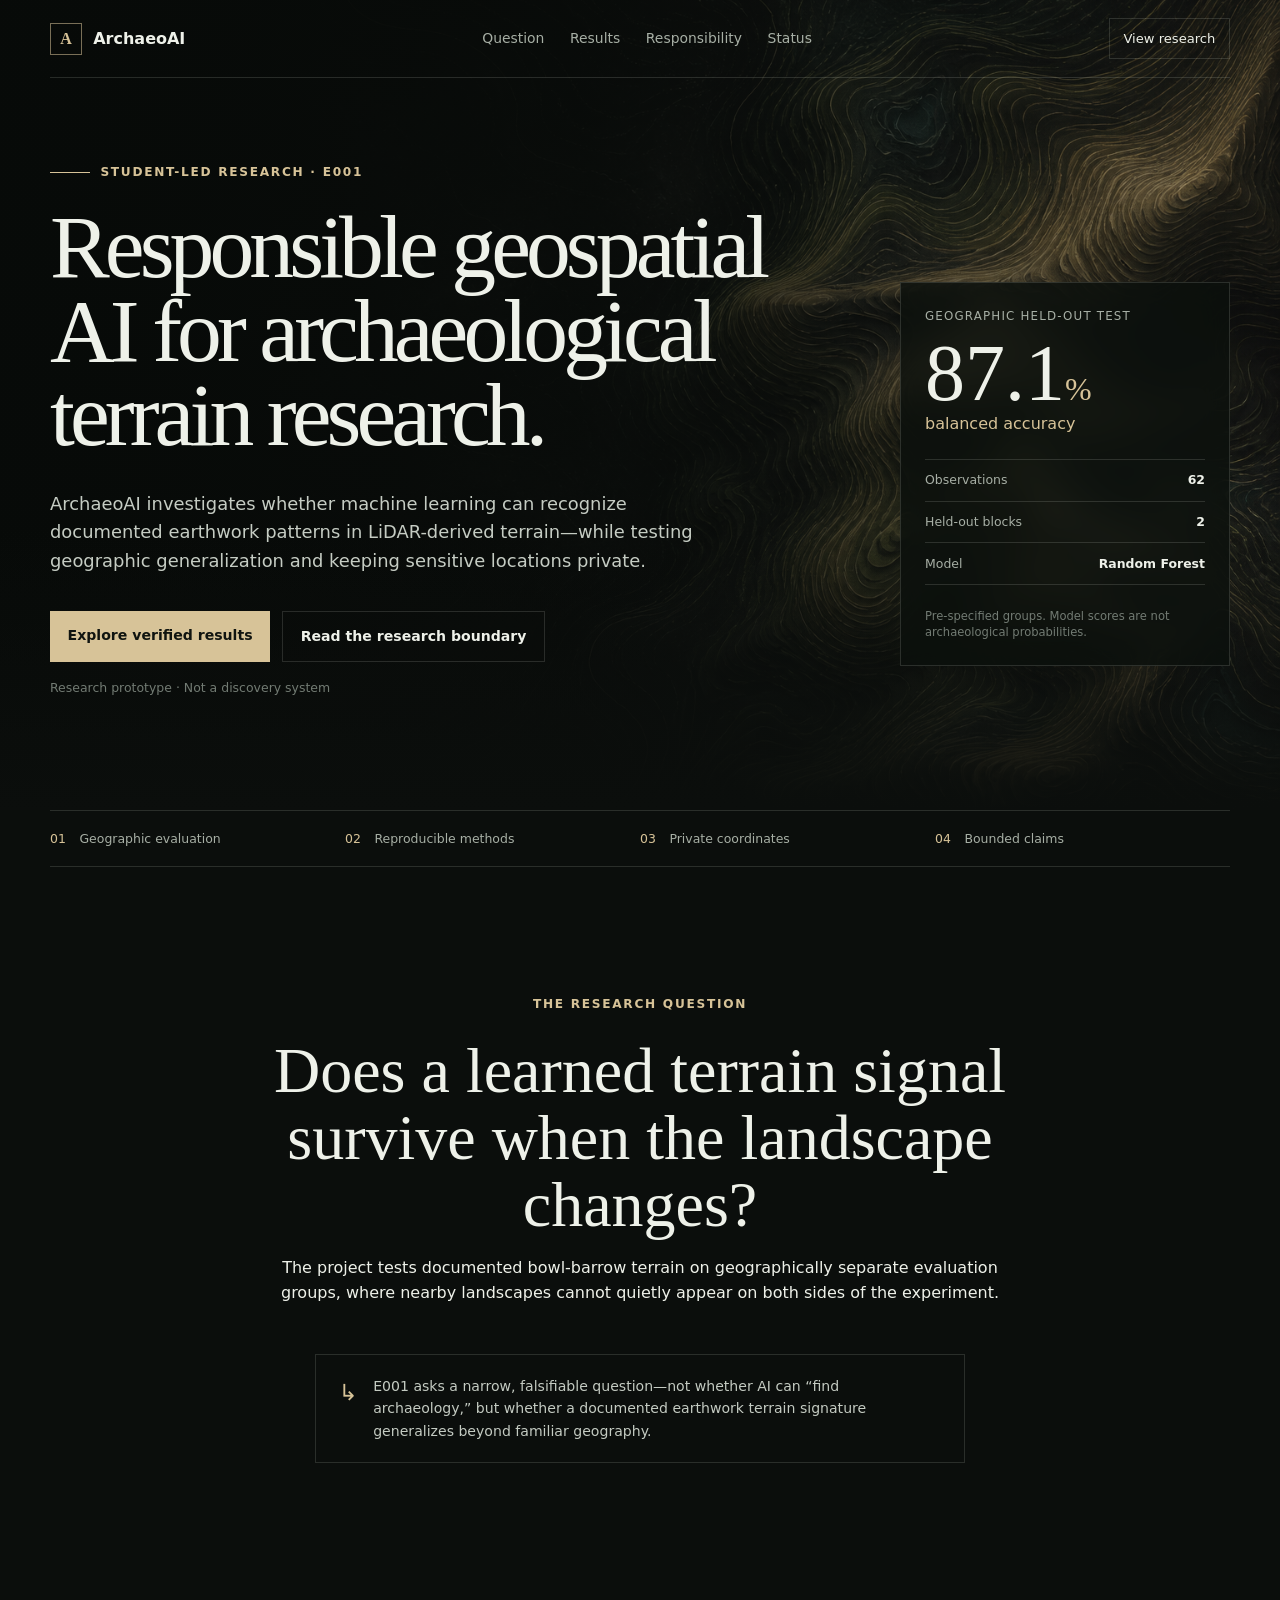
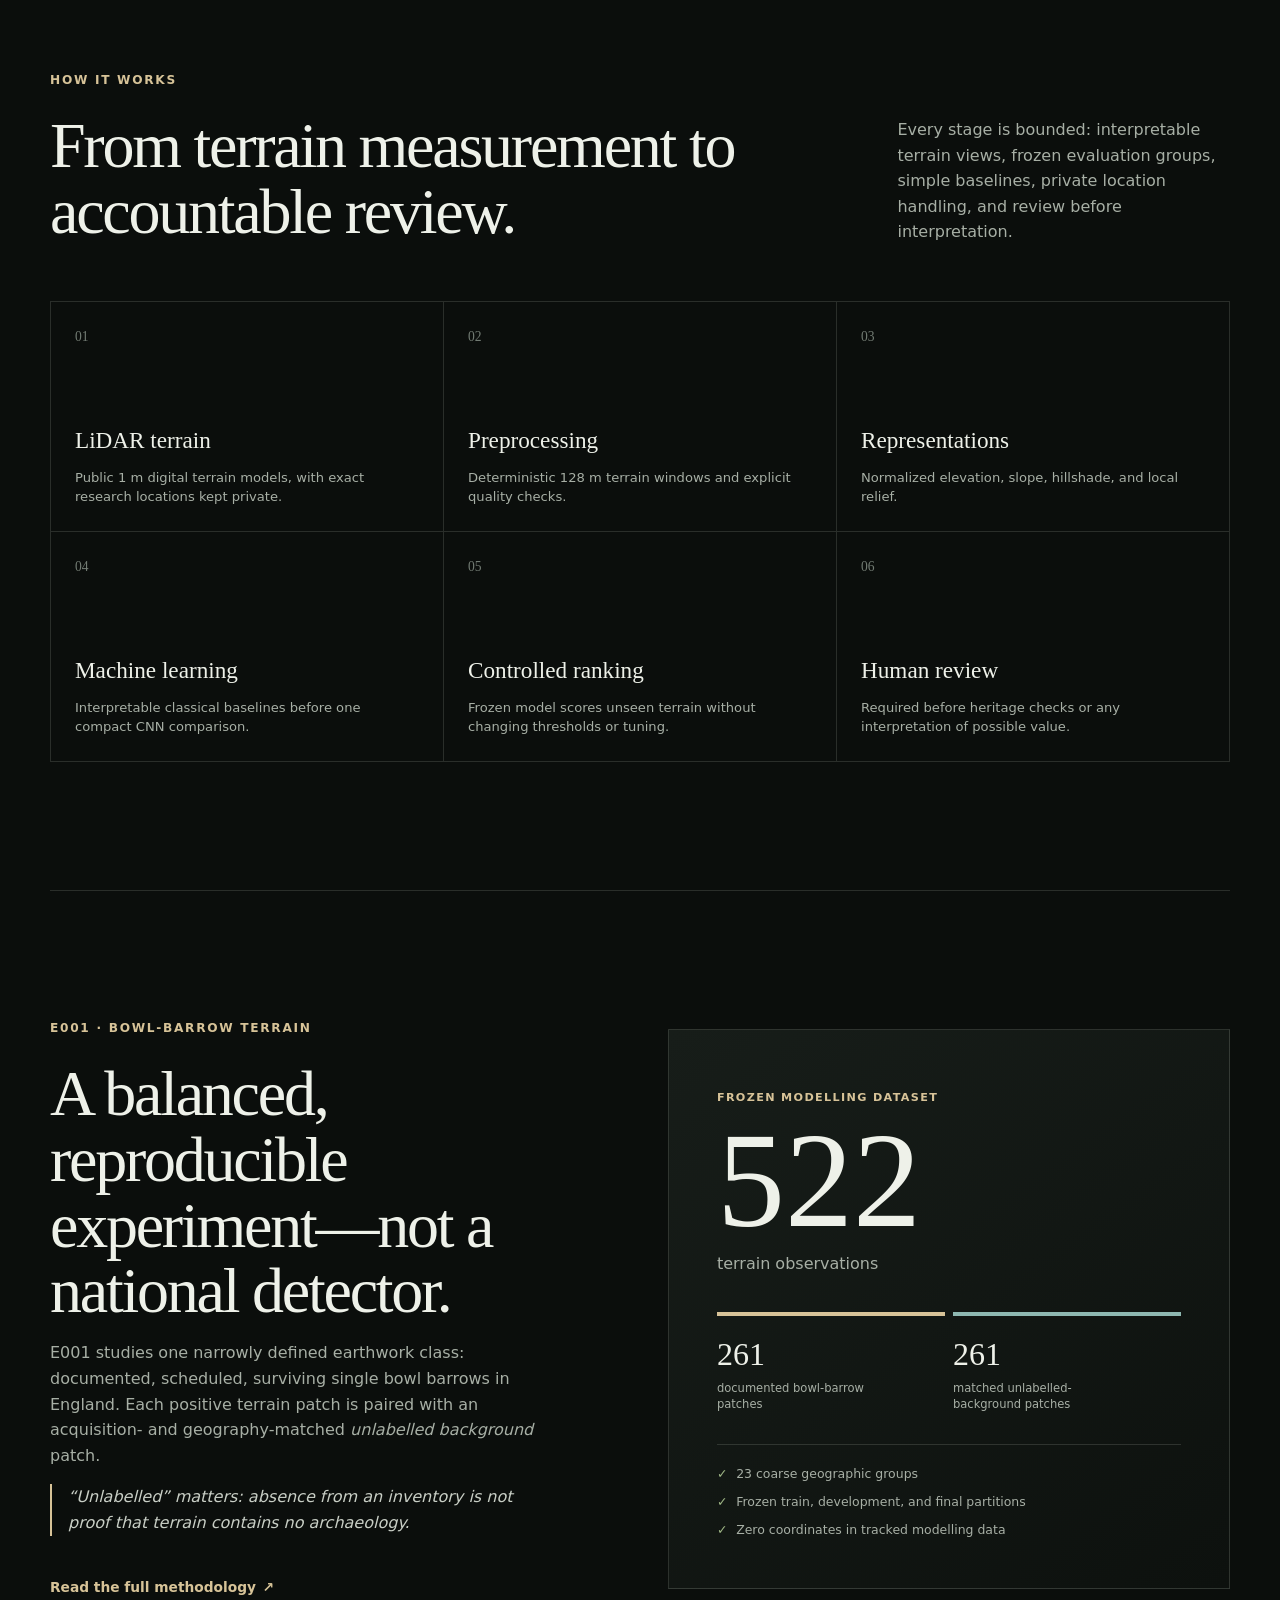
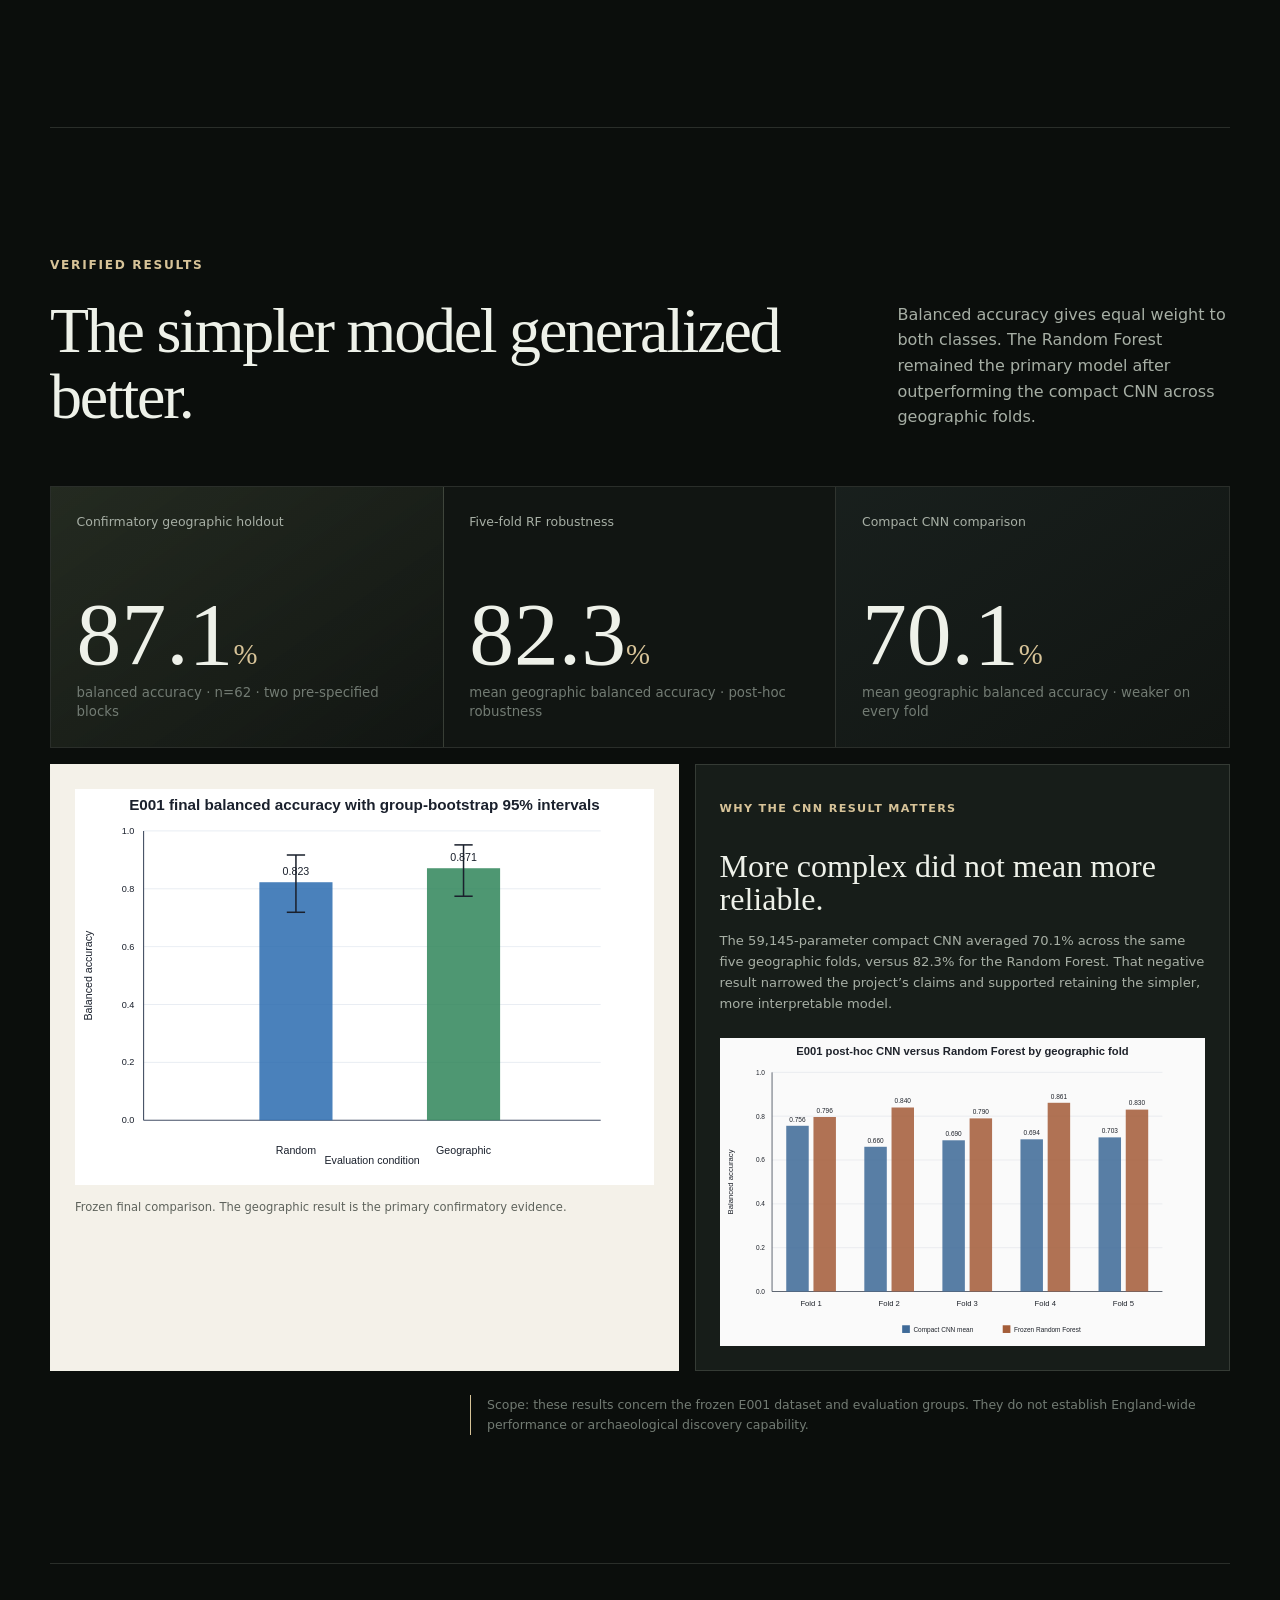
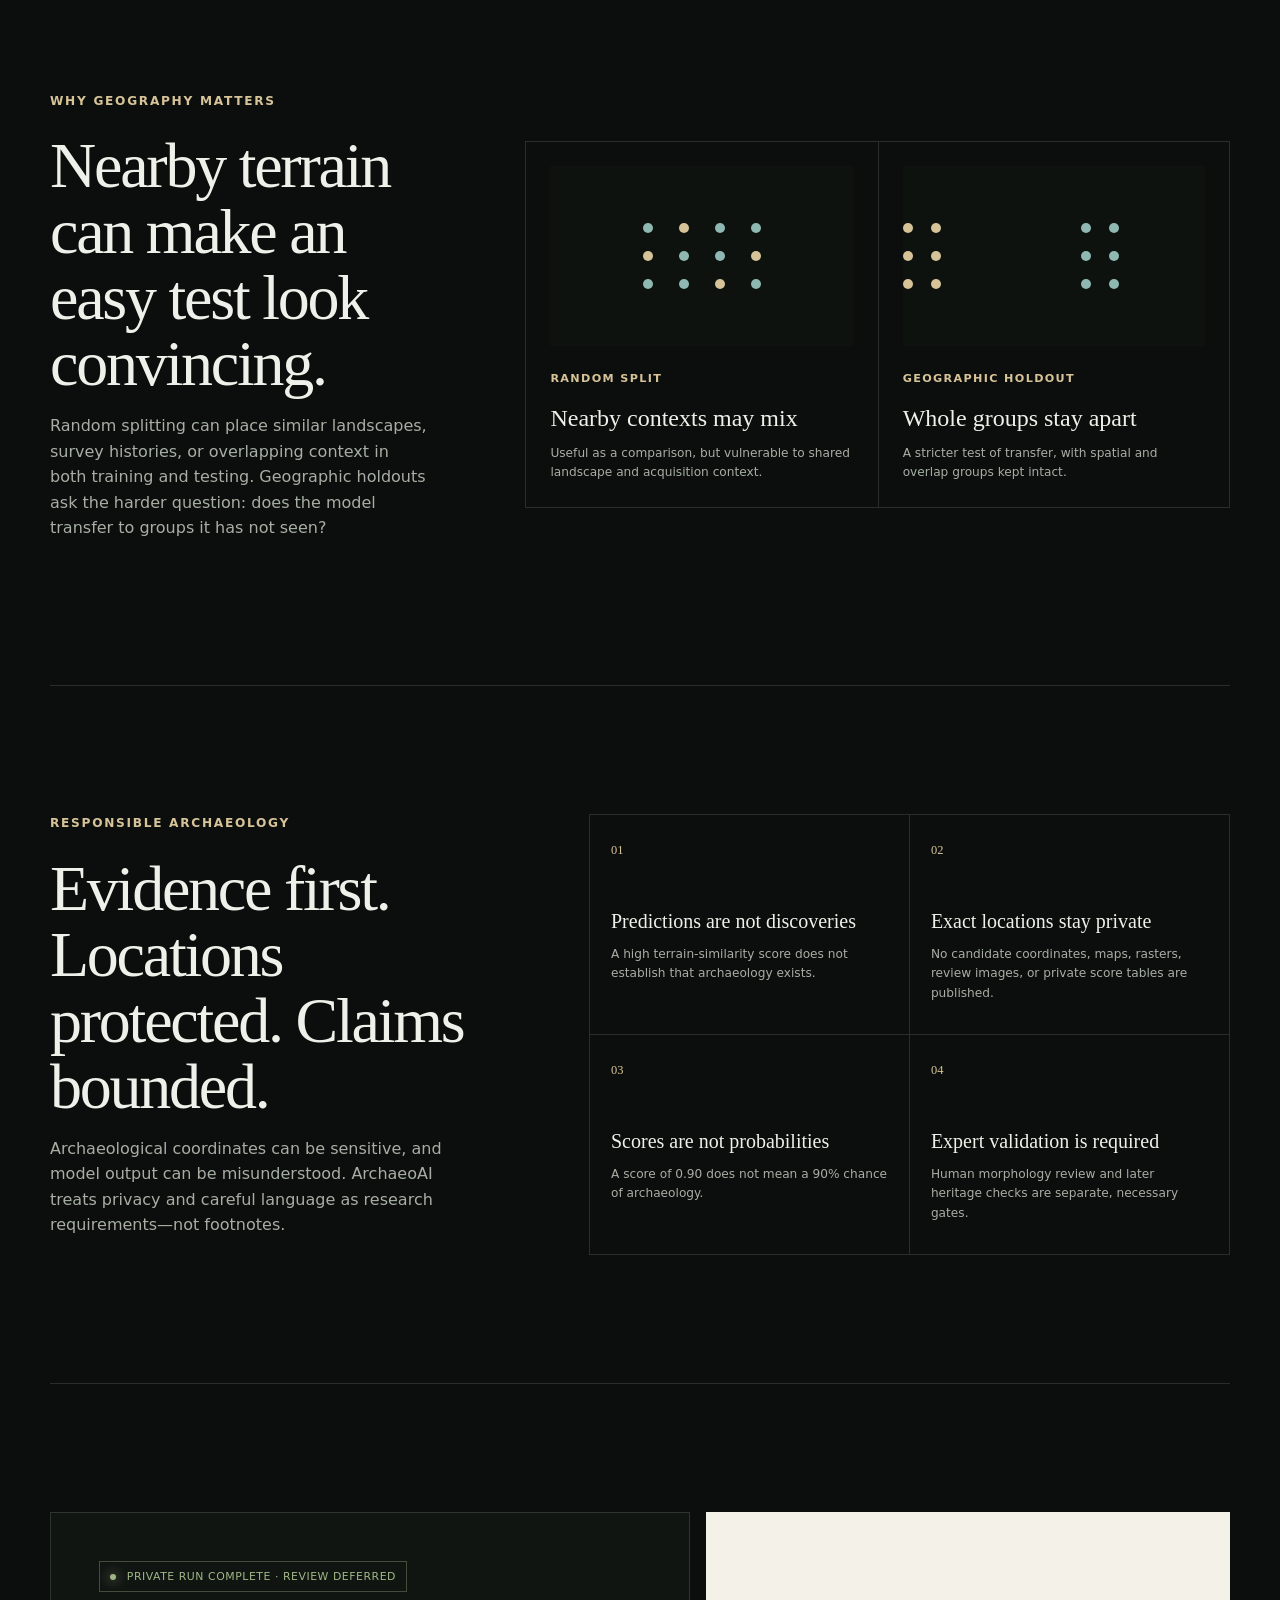
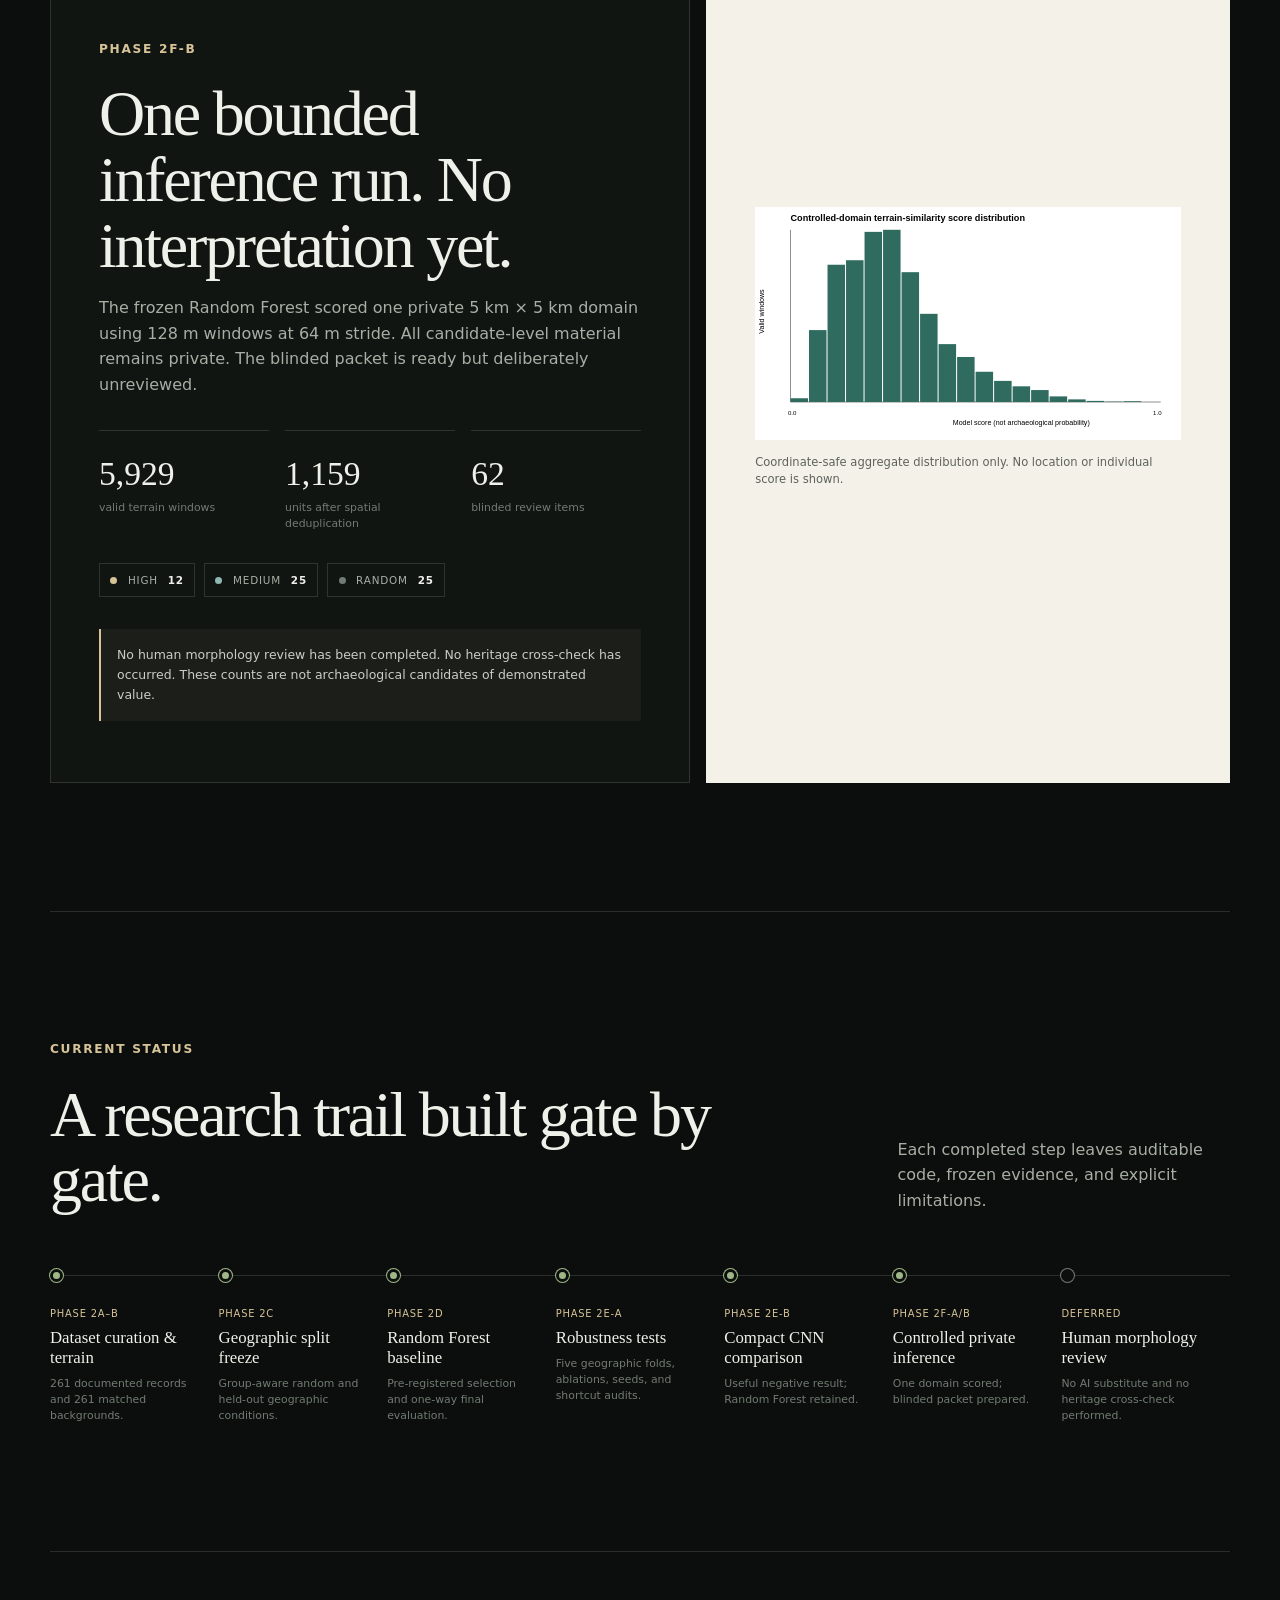
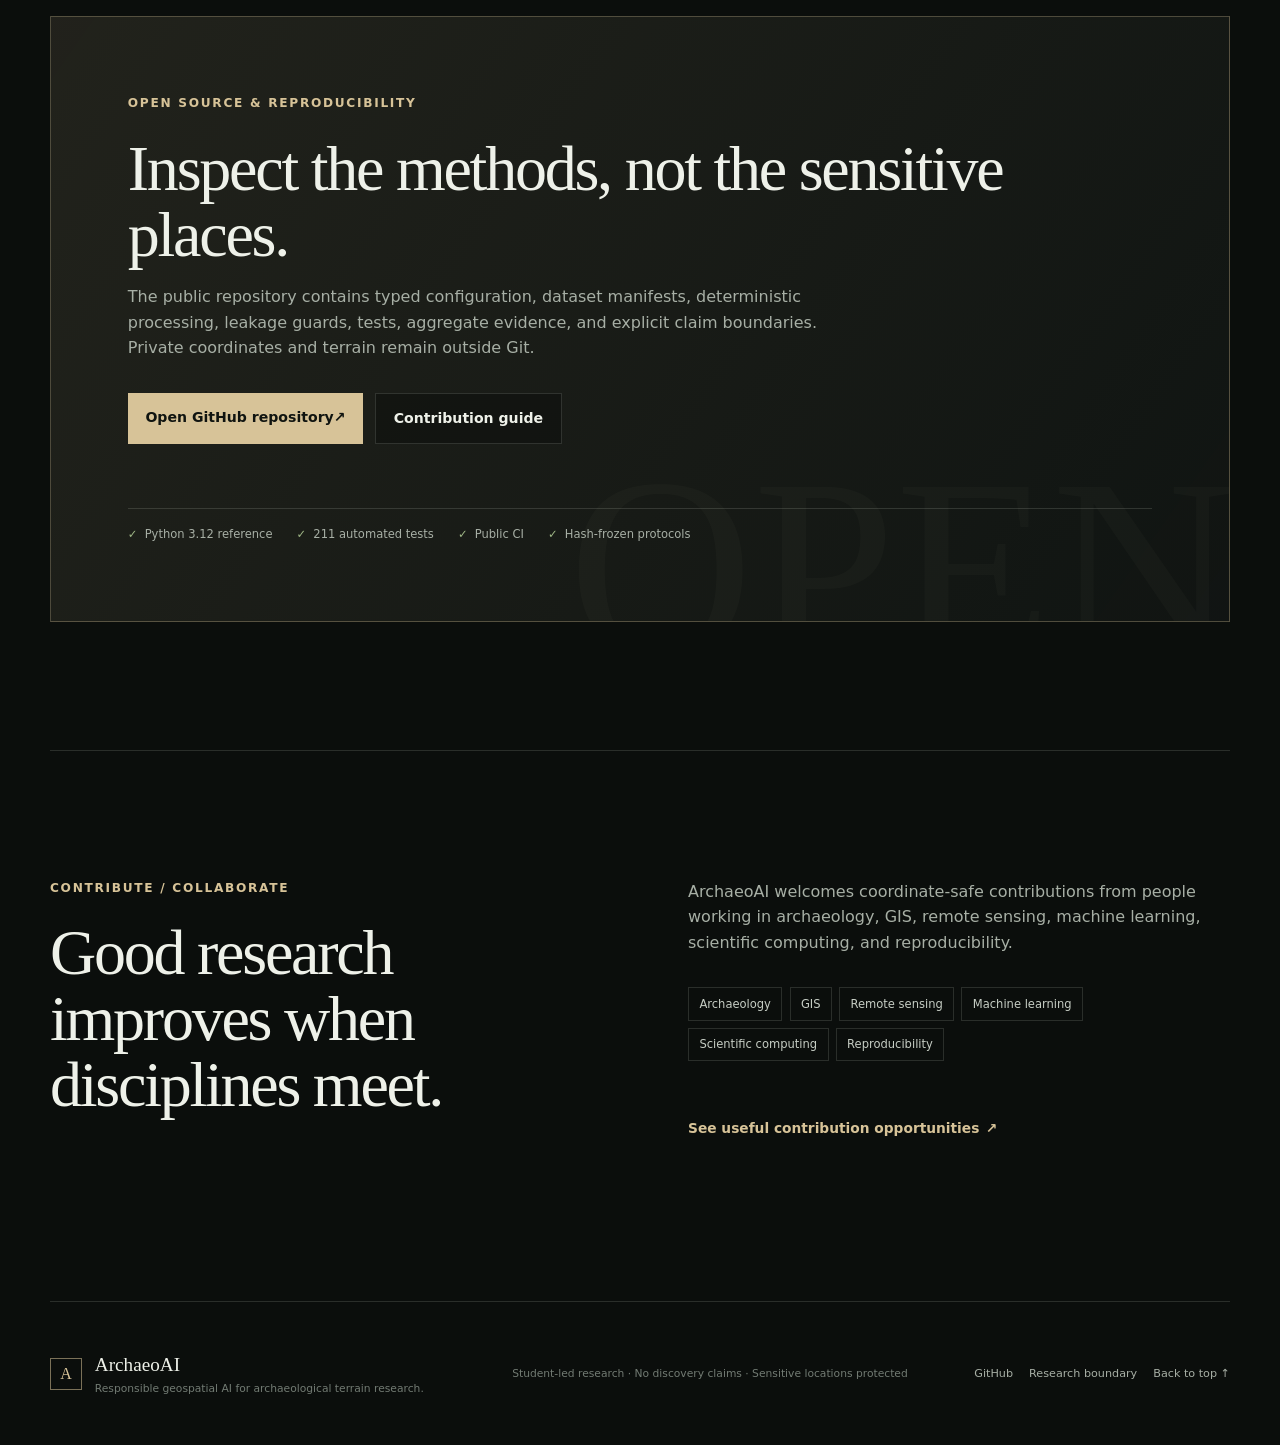
<file: website/index.html>
<!doctype html>
<html lang="en">
  <head>
    <meta charset="UTF-8" />
    <meta name="viewport" content="width=device-width, initial-scale=1.0" />
    <title>ArchaeoAI — Responsible geospatial AI for archaeological terrain research</title>
    <meta
      name="description"
      content="Student-led research into archaeological machine learning, LiDAR terrain, geographic generalization, and responsible location privacy."
    />
    <meta
      name="keywords"
      content="archaeological machine learning, LiDAR archaeology, geospatial AI, remote sensing, terrain analysis, digital archaeology, reproducible machine learning"
    />
    <meta name="author" content="ArchaeoAI" />
    <meta name="theme-color" content="#111512" />
    <link rel="canonical" href="https://essius10.github.io/ArchaeoAI/" />
    <meta property="og:type" content="website" />
    <meta property="og:title" content="ArchaeoAI — Responsible geospatial AI" />
    <meta
      property="og:description"
      content="Can machine learning recognize documented archaeological earthwork terrain patterns while controlling geographic leakage and protecting sensitive locations?"
    />
    <meta
      property="og:image"
      content="https://essius10.github.io/ArchaeoAI/assets/terrain-contours.png"
    />
    <meta name="twitter:card" content="summary_large_image" />
    <meta name="twitter:title" content="ArchaeoAI — Responsible geospatial AI" />
    <meta
      name="twitter:description"
      content="A reproducible, privacy-conscious study of machine learning on LiDAR-derived archaeological terrain."
    />
    <meta
      name="twitter:image"
      content="https://essius10.github.io/ArchaeoAI/assets/terrain-contours.png"
    />
    <link rel="icon" href="assets/favicon.svg" type="image/svg+xml" />
    <link rel="stylesheet" href="styles.css" />
  </head>
  <body>
    <a class="skip-link" href="#main">Skip to content</a>
    <header class="site-header" data-header>
      <a class="brand" href="#top" aria-label="ArchaeoAI home">
        <span class="brand-mark" aria-hidden="true">A</span>
        <span>ArchaeoAI</span>
      </a>
      <nav class="desktop-nav" aria-label="Primary navigation">
        <a href="#question">Question</a>
        <a href="#results">Results</a>
        <a href="#responsibility">Responsibility</a>
        <a href="#status">Status</a>
      </nav>
      <a class="header-cta" href="https://github.com/essius10/ArchaeoAI">View research</a>
    </header>

    <main id="main">
      <section class="hero" id="top" aria-labelledby="hero-title">
        <img
          class="hero-texture"
          src="assets/terrain-contours.png"
          alt="Abstract synthetic topographic contour texture"
        />
        <div class="hero-shade" aria-hidden="true"></div>
        <div class="hero-content">
          <p class="eyebrow"><span></span> Student-led research · E001</p>
          <h1 id="hero-title">Responsible geospatial AI for archaeological terrain research.</h1>
          <p class="hero-lede">
            ArchaeoAI investigates whether machine learning can recognize documented earthwork
            patterns in LiDAR-derived terrain—while testing geographic generalization and keeping
            sensitive locations private.
          </p>
          <div class="hero-actions">
            <a class="button button-primary" href="#results">Explore verified results</a>
            <a class="button button-quiet" href="#responsibility">Read the research boundary</a>
          </div>
          <p class="hero-disclaimer">Research prototype · Not a discovery system</p>
        </div>
        <aside class="hero-result" aria-label="Primary verified result">
          <p class="metric-label">Geographic held-out test</p>
          <p class="metric-value">87.1<span>%</span></p>
          <p class="metric-caption">balanced accuracy</p>
          <dl>
            <div><dt>Observations</dt><dd>62</dd></div>
            <div><dt>Held-out blocks</dt><dd>2</dd></div>
            <div><dt>Model</dt><dd>Random Forest</dd></div>
          </dl>
          <p class="metric-note">Pre-specified groups. Model scores are not archaeological probabilities.</p>
        </aside>
      </section>

      <section class="trust-strip" aria-label="Research commitments">
        <p><span>01</span> Geographic evaluation</p>
        <p><span>02</span> Reproducible methods</p>
        <p><span>03</span> Private coordinates</p>
        <p><span>04</span> Bounded claims</p>
      </section>

      <section class="preview-question" id="question">
        <p class="section-kicker">The research question</p>
        <h2>Does a learned terrain signal survive when the landscape changes?</h2>
        <p>
          The project tests documented bowl-barrow terrain on geographically separate evaluation
          groups, where nearby landscapes cannot quietly appear on both sides of the experiment.
        </p>
        <div class="question-note">
          <span aria-hidden="true">↳</span>
          <p>
            E001 asks a narrow, falsifiable question—not whether AI can “find archaeology,” but
            whether a documented earthwork terrain signature generalizes beyond familiar geography.
          </p>
        </div>
      </section>

      <section class="section process-section" id="method" aria-labelledby="method-title">
        <div class="section-heading">
          <div>
            <p class="section-kicker">How it works</p>
            <h2 id="method-title">From terrain measurement to accountable review.</h2>
          </div>
          <p>
            Every stage is bounded: interpretable terrain views, frozen evaluation groups, simple
            baselines, private location handling, and review before interpretation.
          </p>
        </div>
        <ol class="process-grid">
          <li><span>01</span><strong>LiDAR terrain</strong><p>Public 1 m digital terrain models, with exact research locations kept private.</p></li>
          <li><span>02</span><strong>Preprocessing</strong><p>Deterministic 128 m terrain windows and explicit quality checks.</p></li>
          <li><span>03</span><strong>Representations</strong><p>Normalized elevation, slope, hillshade, and local relief.</p></li>
          <li><span>04</span><strong>Machine learning</strong><p>Interpretable classical baselines before one compact CNN comparison.</p></li>
          <li><span>05</span><strong>Controlled ranking</strong><p>Frozen model scores unseen terrain without changing thresholds or tuning.</p></li>
          <li><span>06</span><strong>Human review</strong><p>Required before heritage checks or any interpretation of possible value.</p></li>
        </ol>
      </section>

      <section class="section experiment-section" id="experiment" aria-labelledby="experiment-title">
        <div class="experiment-copy">
          <p class="section-kicker">E001 · bowl-barrow terrain</p>
          <h2 id="experiment-title">A balanced, reproducible experiment—not a national detector.</h2>
          <p>
            E001 studies one narrowly defined earthwork class: documented, scheduled, surviving
            single bowl barrows in England. Each positive terrain patch is paired with an
            acquisition- and geography-matched <em>unlabelled background</em> patch.
          </p>
          <p class="boundary-copy">
            “Unlabelled” matters: absence from an inventory is not proof that terrain contains no
            archaeology.
          </p>
          <a class="text-link" href="https://github.com/essius10/ArchaeoAI/blob/main/docs/e001-phase-2d-baseline-modelling.md">
            Read the full methodology <span aria-hidden="true">↗</span>
          </a>
        </div>
        <div class="dataset-panel" aria-label="E001 dataset composition">
          <p class="panel-label">Frozen modelling dataset</p>
          <p class="dataset-total">522</p>
          <p class="dataset-caption">terrain observations</p>
          <div class="dataset-split" aria-label="Balanced classes">
            <div class="positive"><span style="--share: 50%"></span><strong>261</strong><small>documented bowl-barrow patches</small></div>
            <div class="background"><span style="--share: 50%"></span><strong>261</strong><small>matched unlabelled-background patches</small></div>
          </div>
          <ul>
            <li>23 coarse geographic groups</li>
            <li>Frozen train, development, and final partitions</li>
            <li>Zero coordinates in tracked modelling data</li>
          </ul>
        </div>
      </section>

      <section class="section results-section" id="results" aria-labelledby="results-title">
        <div class="section-heading results-heading">
          <div>
            <p class="section-kicker">Verified results</p>
            <h2 id="results-title">The simpler model generalized better.</h2>
          </div>
          <p>
            Balanced accuracy gives equal weight to both classes. The Random Forest remained the
            primary model after outperforming the compact CNN across geographic folds.
          </p>
        </div>
        <div class="result-cards">
          <article class="result-card result-primary">
            <p>Confirmatory geographic holdout</p>
            <strong>87.1<span>%</span></strong>
            <small>balanced accuracy · n=62 · two pre-specified blocks</small>
          </article>
          <article class="result-card">
            <p>Five-fold RF robustness</p>
            <strong>82.3<span>%</span></strong>
            <small>mean geographic balanced accuracy · post-hoc robustness</small>
          </article>
          <article class="result-card result-negative">
            <p>Compact CNN comparison</p>
            <strong>70.1<span>%</span></strong>
            <small>mean geographic balanced accuracy · weaker on every fold</small>
          </article>
        </div>
        <div class="evidence-grid">
          <figure class="figure-card">
            <img src="assets/balanced-accuracy-comparison.svg" alt="Bar chart comparing aggregate random and geographic balanced accuracy" />
            <figcaption>Frozen final comparison. The geographic result is the primary confirmatory evidence.</figcaption>
          </figure>
          <div class="finding-card">
            <p class="panel-label">Why the CNN result matters</p>
            <blockquote>More complex did not mean more reliable.</blockquote>
            <p>
              The 59,145-parameter compact CNN averaged 70.1% across the same five geographic folds,
              versus 82.3% for the Random Forest. That negative result narrowed the project’s claims
              and supported retaining the simpler, more interpretable model.
            </p>
            <img src="assets/cnn-vs-rf-by-fold.svg" alt="Aggregate chart comparing CNN and Random Forest balanced accuracy across five folds" />
          </div>
        </div>
        <p class="results-caveat">
          Scope: these results concern the frozen E001 dataset and evaluation groups. They do not
          establish England-wide performance or archaeological discovery capability.
        </p>
      </section>

      <section class="section geography-section" id="geography" aria-labelledby="geography-title">
        <div class="geography-copy">
          <p class="section-kicker">Why geography matters</p>
          <h2 id="geography-title">Nearby terrain can make an easy test look convincing.</h2>
          <p>
            Random splitting can place similar landscapes, survey histories, or overlapping context
            in both training and testing. Geographic holdouts ask the harder question: does the model
            transfer to groups it has not seen?
          </p>
        </div>
        <div class="split-comparison" aria-label="Random and geographic split comparison">
          <article>
            <div class="split-dots mixed" aria-hidden="true">
              <i></i><i></i><i></i><i></i><i></i><i></i><i></i><i></i><i></i><i></i><i></i><i></i>
            </div>
            <p class="panel-label">Random split</p>
            <h3>Nearby contexts may mix</h3>
            <p>Useful as a comparison, but vulnerable to shared landscape and acquisition context.</p>
          </article>
          <article>
            <div class="split-dots separated" aria-hidden="true">
              <span><i></i><i></i><i></i><i></i><i></i><i></i></span>
              <span><i></i><i></i><i></i><i></i><i></i><i></i></span>
            </div>
            <p class="panel-label">Geographic holdout</p>
            <h3>Whole groups stay apart</h3>
            <p>A stricter test of transfer, with spatial and overlap groups kept intact.</p>
          </article>
        </div>
      </section>

      <section class="section responsibility-section" id="responsibility" aria-labelledby="responsibility-title">
        <div class="responsibility-lead">
          <p class="section-kicker">Responsible archaeology</p>
          <h2 id="responsibility-title">Evidence first. Locations protected. Claims bounded.</h2>
          <p>
            Archaeological coordinates can be sensitive, and model output can be misunderstood.
            ArchaeoAI treats privacy and careful language as research requirements—not footnotes.
          </p>
        </div>
        <div class="principles-grid">
          <article><span>01</span><h3>Predictions are not discoveries</h3><p>A high terrain-similarity score does not establish that archaeology exists.</p></article>
          <article><span>02</span><h3>Exact locations stay private</h3><p>No candidate coordinates, maps, rasters, review images, or private score tables are published.</p></article>
          <article><span>03</span><h3>Scores are not probabilities</h3><p>A score of 0.90 does not mean a 90% chance of archaeology.</p></article>
          <article><span>04</span><h3>Expert validation is required</h3><p>Human morphology review and later heritage checks are separate, necessary gates.</p></article>
        </div>
      </section>

      <section class="section inference-section" id="inference" aria-labelledby="inference-title">
        <div class="inference-panel">
          <div class="status-chip"><span></span> Private run complete · Review deferred</div>
          <p class="section-kicker">Phase 2F-B</p>
          <h2 id="inference-title">One bounded inference run. No interpretation yet.</h2>
          <p>
            The frozen Random Forest scored one private 5 km × 5 km domain using 128 m windows at
            64 m stride. All candidate-level material remains private. The blinded packet is ready
            but deliberately unreviewed.
          </p>
          <div class="inference-metrics">
            <div><strong>5,929</strong><span>valid terrain windows</span></div>
            <div><strong>1,159</strong><span>units after spatial deduplication</span></div>
            <div><strong>62</strong><span>blinded review items</span></div>
          </div>
          <div class="review-bands" aria-label="Private blinded review queue counts">
            <p><span class="band-high"></span> HIGH <strong>12</strong></p>
            <p><span class="band-medium"></span> MEDIUM <strong>25</strong></p>
            <p><span class="band-random"></span> RANDOM <strong>25</strong></p>
          </div>
          <p class="inference-warning">
            No human morphology review has been completed. No heritage cross-check has occurred.
            These counts are not archaeological candidates of demonstrated value.
          </p>
        </div>
        <figure class="inference-figure">
          <img src="assets/private-inference-score-distribution.svg" alt="Aggregate distribution of terrain-similarity scores from the private controlled run" />
          <figcaption>Coordinate-safe aggregate distribution only. No location or individual score is shown.</figcaption>
        </figure>
      </section>

      <section class="section status-section" id="status" aria-labelledby="status-title">
        <div class="section-heading">
          <div>
            <p class="section-kicker">Current status</p>
            <h2 id="status-title">A research trail built gate by gate.</h2>
          </div>
          <p>Each completed step leaves auditable code, frozen evidence, and explicit limitations.</p>
        </div>
        <ol class="timeline">
          <li class="complete"><span></span><div><small>Phase 2A–B</small><strong>Dataset curation & terrain</strong><p>261 documented records and 261 matched backgrounds.</p></div></li>
          <li class="complete"><span></span><div><small>Phase 2C</small><strong>Geographic split freeze</strong><p>Group-aware random and held-out geographic conditions.</p></div></li>
          <li class="complete"><span></span><div><small>Phase 2D</small><strong>Random Forest baseline</strong><p>Pre-registered selection and one-way final evaluation.</p></div></li>
          <li class="complete"><span></span><div><small>Phase 2E-A</small><strong>Robustness tests</strong><p>Five geographic folds, ablations, seeds, and shortcut audits.</p></div></li>
          <li class="complete"><span></span><div><small>Phase 2E-B</small><strong>Compact CNN comparison</strong><p>Useful negative result; Random Forest retained.</p></div></li>
          <li class="complete"><span></span><div><small>Phase 2F-A/B</small><strong>Controlled private inference</strong><p>One domain scored; blinded packet prepared.</p></div></li>
          <li class="deferred"><span></span><div><small>Deferred</small><strong>Human morphology review</strong><p>No AI substitute and no heritage cross-check performed.</p></div></li>
        </ol>
      </section>

      <section class="section open-section" id="open-source" aria-labelledby="open-title">
        <div class="open-card">
          <p class="section-kicker">Open source & reproducibility</p>
          <h2 id="open-title">Inspect the methods, not the sensitive places.</h2>
          <p>
            The public repository contains typed configuration, dataset manifests, deterministic
            processing, leakage guards, tests, aggregate evidence, and explicit claim boundaries.
            Private coordinates and terrain remain outside Git.
          </p>
          <div class="open-actions">
            <a class="button button-primary" href="https://github.com/essius10/ArchaeoAI">Open GitHub repository <span aria-hidden="true">↗</span></a>
            <a class="button button-quiet" href="https://github.com/essius10/ArchaeoAI/blob/main/CONTRIBUTING.md">Contribution guide</a>
          </div>
          <div class="repro-strip"><span>Python 3.12 reference</span><span>211 automated tests</span><span>Public CI</span><span>Hash-frozen protocols</span></div>
        </div>
      </section>

      <section class="section contribute-section" id="contribute" aria-labelledby="contribute-title">
        <div>
          <p class="section-kicker">Contribute / collaborate</p>
          <h2 id="contribute-title">Good research improves when disciplines meet.</h2>
        </div>
        <div>
          <p>
            ArchaeoAI welcomes coordinate-safe contributions from people working in archaeology,
            GIS, remote sensing, machine learning, scientific computing, and reproducibility.
          </p>
          <ul class="discipline-list">
            <li>Archaeology</li><li>GIS</li><li>Remote sensing</li><li>Machine learning</li><li>Scientific computing</li><li>Reproducibility</li>
          </ul>
          <a class="text-link" href="https://github.com/essius10/ArchaeoAI/blob/main/docs/contribution-opportunities.md">See useful contribution opportunities <span aria-hidden="true">↗</span></a>
        </div>
      </section>
    </main>

    <footer>
      <div class="footer-brand"><span class="brand-mark" aria-hidden="true">A</span><div><strong>ArchaeoAI</strong><p>Responsible geospatial AI for archaeological terrain research.</p></div></div>
      <p class="footer-boundary">Student-led research · No discovery claims · Sensitive locations protected</p>
      <div class="footer-links"><a href="https://github.com/essius10/ArchaeoAI">GitHub</a><a href="#responsibility">Research boundary</a><a href="#top">Back to top ↑</a></div>
    </footer>
    <script src="site.js" defer></script>
  </body>
</html>
</file>
<file: website/styles.css>
:root {
  color-scheme: dark;
  --ink: #eef1e9;
  --muted: #a7afa5;
  --dim: #727b73;
  --ground: #0b0e0c;
  --surface: #111512;
  --surface-high: #171d19;
  --line: rgba(231, 237, 222, 0.14);
  --moss: #9fb786;
  --sand: #d7c398;
  --cyan: #8eb8b1;
  --max: 1180px;
  --serif: Georgia, "Times New Roman", serif;
  --sans: Inter, ui-sans-serif, system-ui, -apple-system, BlinkMacSystemFont, "Segoe UI", sans-serif;
}

* { box-sizing: border-box; }
html { scroll-behavior: smooth; }
body {
  margin: 0;
  color: var(--ink);
  background: var(--ground);
  font-family: var(--sans);
  line-height: 1.6;
}
a { color: inherit; }

.skip-link {
  position: fixed;
  top: 0.75rem;
  left: 0.75rem;
  z-index: 100;
  padding: 0.7rem 1rem;
  color: #101410;
  background: var(--sand);
  transform: translateY(-160%);
}
.skip-link:focus { transform: translateY(0); }

.site-header {
  position: absolute;
  z-index: 20;
  top: 0;
  left: 50%;
  width: min(calc(100% - 2rem), var(--max));
  min-height: 78px;
  display: flex;
  align-items: center;
  justify-content: space-between;
  border-bottom: 1px solid var(--line);
  transform: translateX(-50%);
}
.brand { display: flex; align-items: center; gap: 0.7rem; text-decoration: none; font-weight: 650; }
.brand-mark {
  display: grid;
  width: 2rem;
  height: 2rem;
  place-items: center;
  border: 1px solid rgba(215, 195, 152, 0.55);
  color: var(--sand);
  font-family: var(--serif);
}
.desktop-nav { display: flex; gap: 1.6rem; }
.desktop-nav a { color: var(--muted); font-size: 0.87rem; text-decoration: none; }
.desktop-nav a:hover, .desktop-nav a:focus-visible { color: var(--ink); }
.header-cta {
  padding: 0.55rem 0.85rem;
  border: 1px solid var(--line);
  font-size: 0.82rem;
  text-decoration: none;
}

.hero {
  position: relative;
  min-height: 810px;
  display: grid;
  grid-template-columns: minmax(0, 1fr) 330px;
  gap: 4rem;
  align-items: center;
  padding: 9rem max(1rem, calc((100vw - var(--max)) / 2)) 5rem;
  overflow: hidden;
  isolation: isolate;
}
.hero-texture { position: absolute; z-index: -3; inset: 0; width: 100%; height: 100%; object-fit: cover; }
.hero-shade {
  position: absolute;
  z-index: -2;
  inset: 0;
  background: linear-gradient(90deg, rgba(7, 10, 8, 0.98) 5%, rgba(7, 10, 8, 0.9) 45%, rgba(7, 10, 8, 0.2));
}
.hero::after {
  content: "";
  position: absolute;
  z-index: -1;
  inset: auto 0 0;
  height: 35%;
  background: linear-gradient(transparent, var(--ground));
}
.hero-content { max-width: 720px; }
.eyebrow, .section-kicker {
  margin: 0 0 1.4rem;
  color: var(--sand);
  font-size: 0.76rem;
  font-weight: 700;
  letter-spacing: 0.14em;
  text-transform: uppercase;
}
.eyebrow { display: flex; align-items: center; gap: 0.65rem; }
.eyebrow span { width: 2.5rem; height: 1px; background: var(--sand); }
h1 {
  max-width: 820px;
  margin: 0;
  font-family: var(--serif);
  font-size: clamp(3.4rem, 7vw, 6.6rem);
  font-weight: 400;
  letter-spacing: -0.055em;
  line-height: 0.94;
}
.hero-lede { max-width: 650px; margin: 2rem 0 0; color: #c5ccc3; font-size: 1.12rem; }
.hero-actions { display: flex; flex-wrap: wrap; gap: 0.75rem; margin-top: 2.2rem; }
.button { display: inline-flex; padding: 0.85rem 1.1rem; text-decoration: none; font-size: 0.88rem; font-weight: 650; }
.button-primary { color: #101410; background: var(--sand); }
.button-primary:hover { background: #ebd8ac; }
.button-quiet { border: 1px solid var(--line); background: rgba(9, 12, 10, 0.45); }
.hero-disclaimer { margin-top: 1rem; color: var(--dim); font-size: 0.78rem; }

.hero-result { align-self: end; margin-bottom: 4rem; padding: 1.5rem; border: 1px solid var(--line); background: rgba(12, 16, 13, 0.82); backdrop-filter: blur(14px); }
.hero-result p { margin: 0; }
.metric-label { color: var(--muted); font-size: 0.74rem; letter-spacing: 0.1em; text-transform: uppercase; }
.metric-value { margin-top: 0.55rem !important; font-family: var(--serif); font-size: 5rem; line-height: 0.95; }
.metric-value span { color: var(--sand); font-size: 2rem; }
.metric-caption { color: var(--sand); }
.hero-result dl { margin: 1.4rem 0; border-top: 1px solid var(--line); }
.hero-result dl div { display: flex; justify-content: space-between; padding: 0.65rem 0; border-bottom: 1px solid var(--line); font-size: 0.78rem; }
.hero-result dt { color: var(--muted); }
.hero-result dd { margin: 0; font-weight: 650; }
.metric-note { color: var(--dim); font-size: 0.72rem; line-height: 1.45; }

.trust-strip {
  width: min(calc(100% - 2rem), var(--max));
  margin: 0 auto;
  display: grid;
  grid-template-columns: repeat(4, 1fr);
  border-block: 1px solid var(--line);
}
.trust-strip p { margin: 0; padding: 1.1rem 0; color: var(--muted); font-size: 0.78rem; }
.trust-strip span { margin-right: 0.6rem; color: var(--sand); }
.preview-question { width: min(calc(100% - 2rem), 780px); margin: 0 auto; padding: 8rem 0; text-align: center; }
.preview-question h2 { margin: 0; font-family: var(--serif); font-size: clamp(2.4rem, 5vw, 4rem); font-weight: 400; line-height: 1.05; }
.preview-question > p:last-child { max-width: 660px; margin: 1.5rem auto 0; color: var(--muted); }
.question-note { max-width: 650px; margin: 3rem auto 0; display: grid; grid-template-columns: auto 1fr; gap: 1rem; padding: 1.25rem 1.4rem; border: 1px solid var(--line); text-align: left; }
.question-note span { color: var(--sand); font-size: 1.4rem; }
.question-note p { margin: 0; color: #c4cbc2; font-size: 0.88rem; }

.section { width: min(calc(100% - 2rem), var(--max)); margin: 0 auto; padding: 8rem 0; }
.section + .section { border-top: 1px solid var(--line); }
.section-heading { display: grid; grid-template-columns: minmax(0, 1.5fr) minmax(260px, 0.65fr); gap: 5rem; align-items: end; margin-bottom: 3.5rem; }
.section-heading h2, .experiment-copy h2, .geography-copy h2, .responsibility-lead h2, .inference-panel h2, .open-card h2, .contribute-section h2 {
  margin: 0;
  font-family: var(--serif);
  font-size: clamp(2.5rem, 5vw, 4.5rem);
  font-weight: 400;
  letter-spacing: -0.035em;
  line-height: 1.03;
}
.section-heading > p { margin: 0; color: var(--muted); }
.panel-label { color: var(--sand); font-size: 0.7rem; font-weight: 700; letter-spacing: 0.12em; text-transform: uppercase; }
.text-link { display: inline-flex; gap: 0.4rem; margin-top: 1.5rem; color: var(--sand); font-size: 0.86rem; font-weight: 650; text-decoration: none; }
.text-link:hover span { transform: translate(2px, -2px); }
.text-link span { transition: transform 180ms ease; }

.process-section { padding-top: 5rem; }
.process-grid { margin: 0; padding: 0; display: grid; grid-template-columns: repeat(3, 1fr); list-style: none; border-top: 1px solid var(--line); border-left: 1px solid var(--line); }
.process-grid li { min-height: 230px; padding: 1.5rem; display: flex; flex-direction: column; border-right: 1px solid var(--line); border-bottom: 1px solid var(--line); }
.process-grid li > span { color: var(--dim); font-family: var(--serif); font-size: 0.85rem; }
.process-grid strong { margin-top: auto; font-family: var(--serif); font-size: 1.45rem; font-weight: 400; }
.process-grid p { margin: 0.55rem 0 0; color: var(--muted); font-size: 0.82rem; line-height: 1.5; }

.experiment-section { display: grid; grid-template-columns: minmax(0, 0.9fr) minmax(420px, 1fr); gap: 7rem; align-items: center; }
.experiment-copy > p:not(.section-kicker) { max-width: 580px; color: var(--muted); }
.boundary-copy { padding-left: 1rem; border-left: 2px solid var(--sand); color: #c8cec5 !important; font-style: italic; }
.dataset-panel { padding: clamp(1.6rem, 4vw, 3rem); border: 1px solid var(--line); background: linear-gradient(145deg, var(--surface-high), #0d110e); }
.dataset-total { margin: 1rem 0 0; font-family: var(--serif); font-size: clamp(5rem, 12vw, 8.5rem); line-height: 0.85; }
.dataset-caption { margin: 0.8rem 0 2.2rem; color: var(--muted); }
.dataset-split { display: grid; grid-template-columns: 1fr 1fr; gap: 0.5rem; }
.dataset-split > div { position: relative; padding-top: 0.8rem; border-top: 4px solid var(--sand); }
.dataset-split .background { border-color: var(--cyan); }
.dataset-split strong { display: block; font-family: var(--serif); font-size: 2rem; font-weight: 400; }
.dataset-split small { display: block; max-width: 170px; color: var(--muted); font-size: 0.72rem; line-height: 1.4; }
.dataset-panel ul { margin: 2rem 0 0; padding: 1.2rem 0 0; display: grid; gap: 0.5rem; border-top: 1px solid var(--line); color: var(--muted); font-size: 0.78rem; list-style: none; }
.dataset-panel li::before { content: "✓"; margin-right: 0.55rem; color: var(--moss); }

.result-cards { display: grid; grid-template-columns: repeat(3, 1fr); border: 1px solid var(--line); }
.result-card { min-height: 260px; padding: 1.6rem; display: flex; flex-direction: column; border-right: 1px solid var(--line); background: var(--surface); }
.result-card:last-child { border-right: 0; }
.result-card p { margin: 0; color: var(--muted); font-size: 0.78rem; }
.result-card > strong { margin: auto 0 0.5rem; font-family: var(--serif); font-size: clamp(4rem, 7vw, 6rem); font-weight: 400; line-height: 0.9; }
.result-card > strong span { color: var(--sand); font-size: 1.8rem; }
.result-card small { color: var(--dim); line-height: 1.45; }
.result-primary { background: linear-gradient(145deg, rgba(159, 183, 134, 0.17), var(--surface)); }
.result-negative { background: linear-gradient(145deg, rgba(142, 184, 177, 0.1), var(--surface)); }
.evidence-grid { margin-top: 1rem; display: grid; grid-template-columns: minmax(0, 1.08fr) minmax(340px, 0.92fr); gap: 1rem; }
.figure-card, .finding-card { margin: 0; padding: 1.5rem; border: 1px solid var(--line); background: #f4f1e9; color: #18201a; }
.figure-card img { width: 100%; display: block; }
.figure-card figcaption, .inference-figure figcaption { margin-top: 0.9rem; font-size: 0.72rem; line-height: 1.45; opacity: 0.68; }
.finding-card { display: flex; flex-direction: column; background: var(--surface-high); color: var(--ink); }
.finding-card blockquote { margin: 1.3rem 0 0.8rem; font-family: var(--serif); font-size: 2rem; line-height: 1.05; }
.finding-card > p:not(.panel-label) { margin: 0; color: var(--muted); font-size: 0.82rem; }
.finding-card img { width: 100%; margin-top: auto; padding-top: 1.5rem; filter: saturate(0.7) contrast(0.96); }
.results-caveat { max-width: 760px; margin: 1.5rem 0 0 auto; padding-left: 1rem; border-left: 1px solid var(--sand); color: var(--dim); font-size: 0.78rem; }

.geography-section { display: grid; grid-template-columns: minmax(0, 0.7fr) minmax(500px, 1.3fr); gap: 6rem; align-items: center; }
.geography-copy p:not(.section-kicker) { color: var(--muted); }
.split-comparison { display: grid; grid-template-columns: 1fr 1fr; border: 1px solid var(--line); }
.split-comparison article { padding: 1.5rem; }
.split-comparison article + article { border-left: 1px solid var(--line); }
.split-comparison h3 { margin: 0.4rem 0; font-family: var(--serif); font-size: 1.5rem; font-weight: 400; }
.split-comparison article > p:last-child { margin: 0; color: var(--muted); font-size: 0.76rem; }
.split-dots { height: 180px; margin-bottom: 1.5rem; display: grid; place-content: center; background: #0e120f; }
.split-dots i { width: 10px; height: 10px; display: block; border-radius: 50%; background: var(--sand); }
.split-dots.mixed { grid-template-columns: repeat(4, 10px); gap: 18px 26px; }
.split-dots.mixed i:nth-child(3n), .split-dots.mixed i:nth-child(3n + 1) { background: var(--cyan); }
.split-dots.separated { grid-template-columns: 1fr 1fr; gap: 55px; }
.split-dots.separated span { display: grid; grid-template-columns: repeat(2, 10px); gap: 18px; }
.split-dots.separated span:last-child i { background: var(--cyan); }

.responsibility-section { display: grid; grid-template-columns: minmax(300px, 0.8fr) minmax(500px, 1.2fr); gap: 7rem; }
.responsibility-lead > p:last-child { color: var(--muted); }
.principles-grid { display: grid; grid-template-columns: 1fr 1fr; border-top: 1px solid var(--line); border-left: 1px solid var(--line); }
.principles-grid article { min-height: 220px; padding: 1.3rem; border-right: 1px solid var(--line); border-bottom: 1px solid var(--line); }
.principles-grid span { color: var(--sand); font-family: var(--serif); font-size: 0.78rem; }
.principles-grid h3 { margin: 2.7rem 0 0.5rem; font-family: var(--serif); font-size: 1.25rem; font-weight: 400; }
.principles-grid p { margin: 0; color: var(--muted); font-size: 0.76rem; }

.inference-section { display: grid; grid-template-columns: minmax(0, 1.1fr) minmax(390px, 0.9fr); gap: 1rem; align-items: stretch; }
.inference-panel, .inference-figure { margin: 0; padding: clamp(1.7rem, 4vw, 3rem); border: 1px solid var(--line); background: var(--surface); }
.status-chip { width: fit-content; margin-bottom: 3rem; padding: 0.35rem 0.65rem; border: 1px solid rgba(159, 183, 134, 0.35); color: var(--moss); font-size: 0.68rem; letter-spacing: 0.05em; text-transform: uppercase; }
.status-chip span { width: 6px; height: 6px; margin-right: 0.4rem; display: inline-block; border-radius: 50%; background: var(--moss); box-shadow: 0 0 12px var(--moss); }
.inference-panel > p:not(.section-kicker, .inference-warning) { color: var(--muted); }
.inference-metrics { margin-top: 2rem; display: grid; grid-template-columns: repeat(3, 1fr); gap: 1rem; }
.inference-metrics div { padding-top: 1rem; border-top: 1px solid var(--line); }
.inference-metrics strong { display: block; font-family: var(--serif); font-size: 2.1rem; font-weight: 400; }
.inference-metrics span { display: block; color: var(--dim); font-size: 0.68rem; line-height: 1.4; }
.review-bands { margin-top: 2rem; display: flex; flex-wrap: wrap; gap: 0.55rem; }
.review-bands p { margin: 0; padding: 0.5rem 0.65rem; border: 1px solid var(--line); color: var(--muted); font-size: 0.65rem; letter-spacing: 0.08em; }
.review-bands span { width: 7px; height: 7px; margin-right: 0.4rem; display: inline-block; border-radius: 50%; }
.review-bands strong { margin-left: 0.35rem; color: var(--ink); }
.band-high { background: var(--sand); }.band-medium { background: var(--cyan); }.band-random { background: var(--dim); }
.inference-warning { margin-top: 2rem; padding: 1rem; border-left: 2px solid var(--sand); color: #c9cec6; background: rgba(215, 195, 152, 0.05); font-size: 0.78rem; }
.inference-figure { display: flex; flex-direction: column; justify-content: center; background: #f4f1e9; color: #18201a; }
.inference-figure img { width: 100%; }

.timeline { margin: 0; padding: 0; display: grid; grid-template-columns: repeat(7, 1fr); list-style: none; }
.timeline li { position: relative; padding: 0 1rem 0 0; }
.timeline li::before { content: ""; position: absolute; top: 6px; left: 0; width: 100%; height: 1px; background: var(--line); }
.timeline li > span { position: relative; z-index: 1; width: 13px; height: 13px; display: block; border: 3px solid var(--ground); border-radius: 50%; background: var(--moss); box-shadow: 0 0 0 1px var(--moss); }
.timeline .deferred > span { background: var(--ground); box-shadow: 0 0 0 1px var(--dim); }
.timeline div { margin-top: 1.5rem; }
.timeline small { display: block; color: var(--sand); font-size: 0.62rem; letter-spacing: 0.08em; text-transform: uppercase; }
.timeline strong { display: block; margin-top: 0.35rem; font-family: var(--serif); font-size: 1.05rem; font-weight: 400; line-height: 1.2; }
.timeline p { margin: 0.5rem 0 0; color: var(--dim); font-size: 0.68rem; line-height: 1.45; }

.open-section { padding-block: 4rem 8rem; }
.open-card { position: relative; padding: clamp(2rem, 6vw, 5rem); border: 1px solid rgba(215, 195, 152, 0.3); background: linear-gradient(125deg, rgba(215, 195, 152, 0.11), rgba(142, 184, 177, 0.04)); overflow: hidden; }
.open-card::after { content: "OPEN"; position: absolute; right: -0.03em; bottom: -0.3em; color: rgba(238, 241, 233, 0.025); font-family: var(--serif); font-size: clamp(8rem, 20vw, 16rem); line-height: 1; pointer-events: none; }
.open-card > p:not(.section-kicker) { max-width: 720px; color: var(--muted); }
.open-actions { display: flex; flex-wrap: wrap; gap: 0.75rem; margin-top: 2rem; }
.repro-strip { position: relative; z-index: 1; margin-top: 4rem; padding-top: 1rem; display: flex; flex-wrap: wrap; gap: 1.5rem; border-top: 1px solid var(--line); color: var(--muted); font-size: 0.72rem; }
.repro-strip span::before { content: "✓"; margin-right: 0.45rem; color: var(--moss); }

.contribute-section { display: grid; grid-template-columns: 1fr 1fr; gap: 6rem; }
.contribute-section > div:last-child > p { margin-top: 0; color: var(--muted); }
.discipline-list { margin: 2rem 0; padding: 0; display: flex; flex-wrap: wrap; gap: 0.45rem; list-style: none; }
.discipline-list li { padding: 0.4rem 0.65rem; border: 1px solid var(--line); color: #c6cdc4; font-size: 0.72rem; }

footer { width: min(calc(100% - 2rem), var(--max)); margin: 2rem auto 0; padding: 3rem 0; display: grid; grid-template-columns: 1fr 1fr auto; gap: 2rem; align-items: center; border-top: 1px solid var(--line); }
.footer-brand { display: flex; gap: 0.8rem; align-items: center; }
.footer-brand strong { font-family: var(--serif); font-size: 1.2rem; font-weight: 400; }
.footer-brand p, .footer-boundary { margin: 0; color: var(--dim); font-size: 0.67rem; }
.footer-links { display: flex; gap: 1rem; }
.footer-links a { color: var(--muted); font-size: 0.7rem; text-decoration: none; }
.footer-links a:hover { color: var(--ink); }

.site-header.is-scrolled { position: fixed; width: 100%; padding-inline: max(1rem, calc((100vw - var(--max)) / 2)); border-bottom-color: var(--line); background: rgba(8, 11, 9, 0.9); backdrop-filter: blur(16px); }
.reveal { opacity: 0; transform: translateY(22px); transition: opacity 650ms ease, transform 650ms ease; }
.reveal.is-visible { opacity: 1; transform: none; }

@media (max-width: 850px) {
  .desktop-nav { display: none; }
  .hero { min-height: auto; grid-template-columns: 1fr; gap: 2rem; padding-top: 9rem; }
  .hero-result { width: min(100%, 420px); margin: 0; }
  .hero-shade { background: rgba(7, 10, 8, 0.82); }
  .trust-strip { grid-template-columns: repeat(2, 1fr); }
  .section-heading, .experiment-section, .geography-section, .responsibility-section, .inference-section, .contribute-section { grid-template-columns: 1fr; gap: 2.5rem; }
  .process-grid, .result-cards { grid-template-columns: 1fr 1fr; }
  .result-card:nth-child(2) { border-right: 0; }
  .result-card:last-child { grid-column: 1 / -1; border-top: 1px solid var(--line); }
  .evidence-grid { grid-template-columns: 1fr; }
  .timeline { grid-template-columns: 1fr 1fr; gap: 2rem 0; }
  footer { grid-template-columns: 1fr; }
}
@media (max-width: 520px) {
  .site-header { min-height: 66px; }
  .header-cta { display: none; }
  .hero { padding-inline: 1rem; }
  .hero-actions { align-items: stretch; flex-direction: column; }
  .button { justify-content: center; }
  .trust-strip { grid-template-columns: 1fr; }
  .section { padding-block: 5rem; }
  .process-grid, .result-cards, .split-comparison, .principles-grid, .inference-metrics, .timeline { grid-template-columns: 1fr; }
  .result-card { border-right: 0; border-bottom: 1px solid var(--line); }
  .result-card:last-child { grid-column: auto; }
  .split-comparison article + article { border-top: 1px solid var(--line); border-left: 0; }
  .dataset-split { grid-template-columns: 1fr; }
  .timeline li { padding-left: 0; }
  .footer-links { flex-direction: column; }
}
@media (prefers-reduced-motion: reduce) { html { scroll-behavior: auto; } }
</file>
